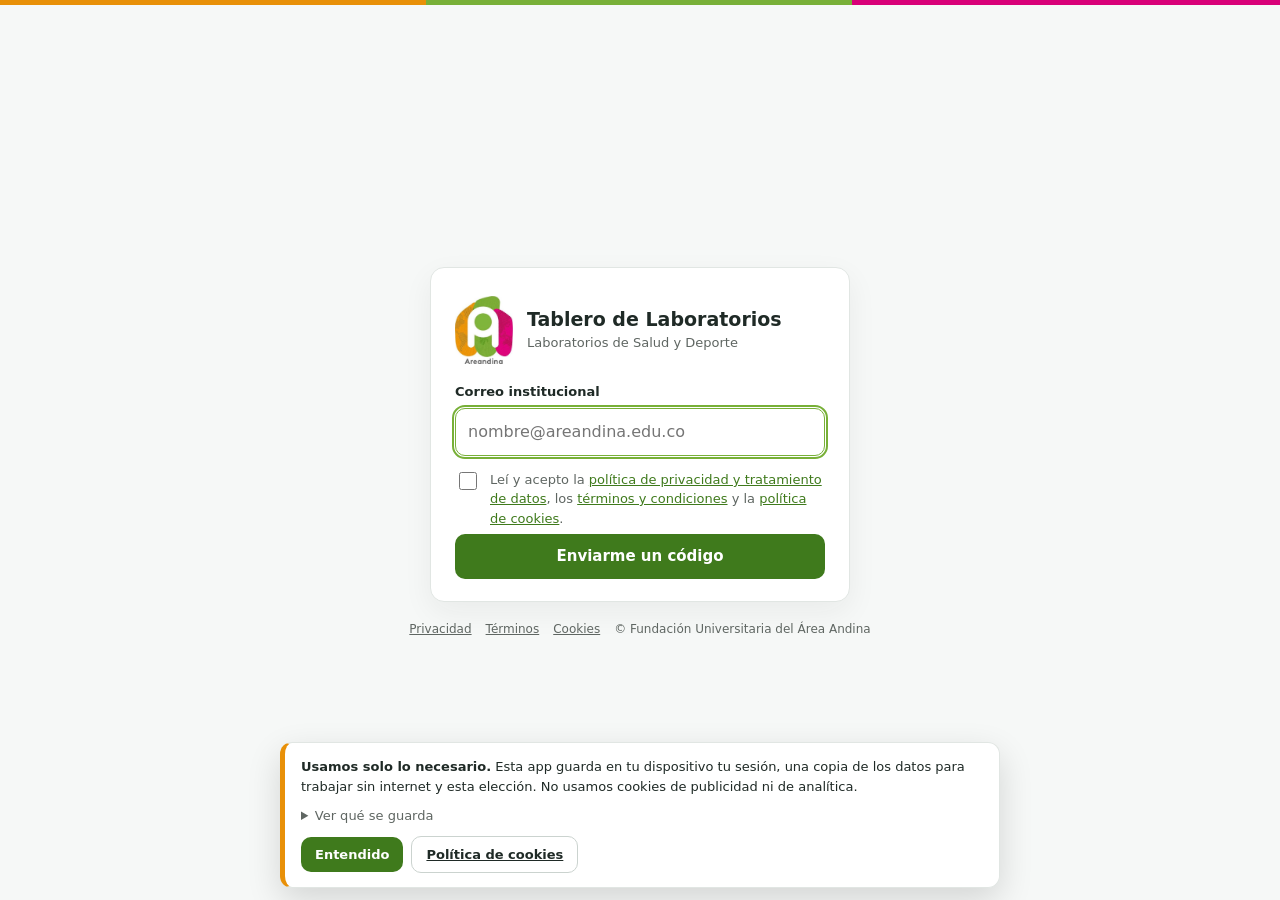
<file: index.html>
<!DOCTYPE html>
<html lang="es">
<head>
<meta charset="UTF-8">
<meta name="viewport" content="width=device-width, initial-scale=1.0">
<title>Tablero de Laboratorios · Areandina</title>
<meta name="description" content="Alistamiento de prácticas de los Laboratorios de Salud y Deporte de Areandina.">
<meta name="theme-color" content="#78B038">
<link rel="manifest" href="manifest.webmanifest">
<link rel="icon" type="image/png" href="icons/favicon-32.png">
<link rel="apple-touch-icon" href="icons/apple-180.png">
<link rel="stylesheet" href="estilos.css">
<script src="config.js"></script>
<script src="comun.js"></script>
</head>
<body>
<div class="franja"></div>

<div class="cargando" id="vCarga">
  <img src="icons/logo.png" alt="Areandina">
  <div class="giro" aria-hidden="true"></div>
  <div id="cargaTxt">Abriendo el tablero…</div>
</div>

<main class="ingreso oculto" id="vIngreso">
  <div class="tarjeta">
    <div class="marca">
      <img src="icons/logo.png" alt="Areandina">
      <div><h1>Tablero de Laboratorios</h1><p>Laboratorios de Salud y Deporte</p></div>
    </div>

    <form id="fCorreo" autocomplete="on" novalidate>
      <div class="campo">
        <label for="correo">Correo institucional</label>
        <input type="email" id="correo" name="email" inputmode="email" autocomplete="email" placeholder="nombre@areandina.edu.co" required>
      </div>
      <label class="check"><input type="checkbox" id="acepto">
        <span>Leí y acepto la <a href="privacidad.html" target="_blank" rel="noopener">política de privacidad y tratamiento de datos</a>, los <a href="terminos.html" target="_blank" rel="noopener">términos y condiciones</a> y la <a href="cookies.html" target="_blank" rel="noopener">política de cookies</a>.</span></label>
      <button class="btn btn-primario" type="submit" id="bPedir">Enviarme un código</button>
    </form>

    <form id="fCodigo" class="oculto" novalidate>
      <p style="font-size:14px;margin:0 0 4px;">Escribe el código de 6 cifras que enviamos a <b id="correoTxt"></b>. Vence en 10 minutos.</p>
      <div class="campo">
        <label for="codigo">Código</label>
        <input type="text" id="codigo" class="codigo" inputmode="numeric" autocomplete="one-time-code" maxlength="6" pattern="[0-9]{6}" required>
      </div>
      <button class="btn btn-primario" type="submit" id="bVerificar">Entrar</button>
      <div style="display:flex;justify-content:space-between;margin-top:8px;">
        <button class="btn btn-texto" type="button" id="bOtroCorreo">Usar otro correo</button>
        <button class="btn btn-texto" type="button" id="bReenviar">Enviar otro código</button>
      </div>
    </form>

    <div id="msg" class="mensaje oculto" role="status" aria-live="polite"></div>
  </div>
  <nav class="pie" aria-label="Políticas">
    <a href="privacidad.html">Privacidad</a><a href="terminos.html">Términos</a><a href="cookies.html">Cookies</a>
    <span>© Fundación Universitaria del Área Andina</span>
  </nav>
</main>

<script src="app.js"></script>
</body>
</html>
</file>
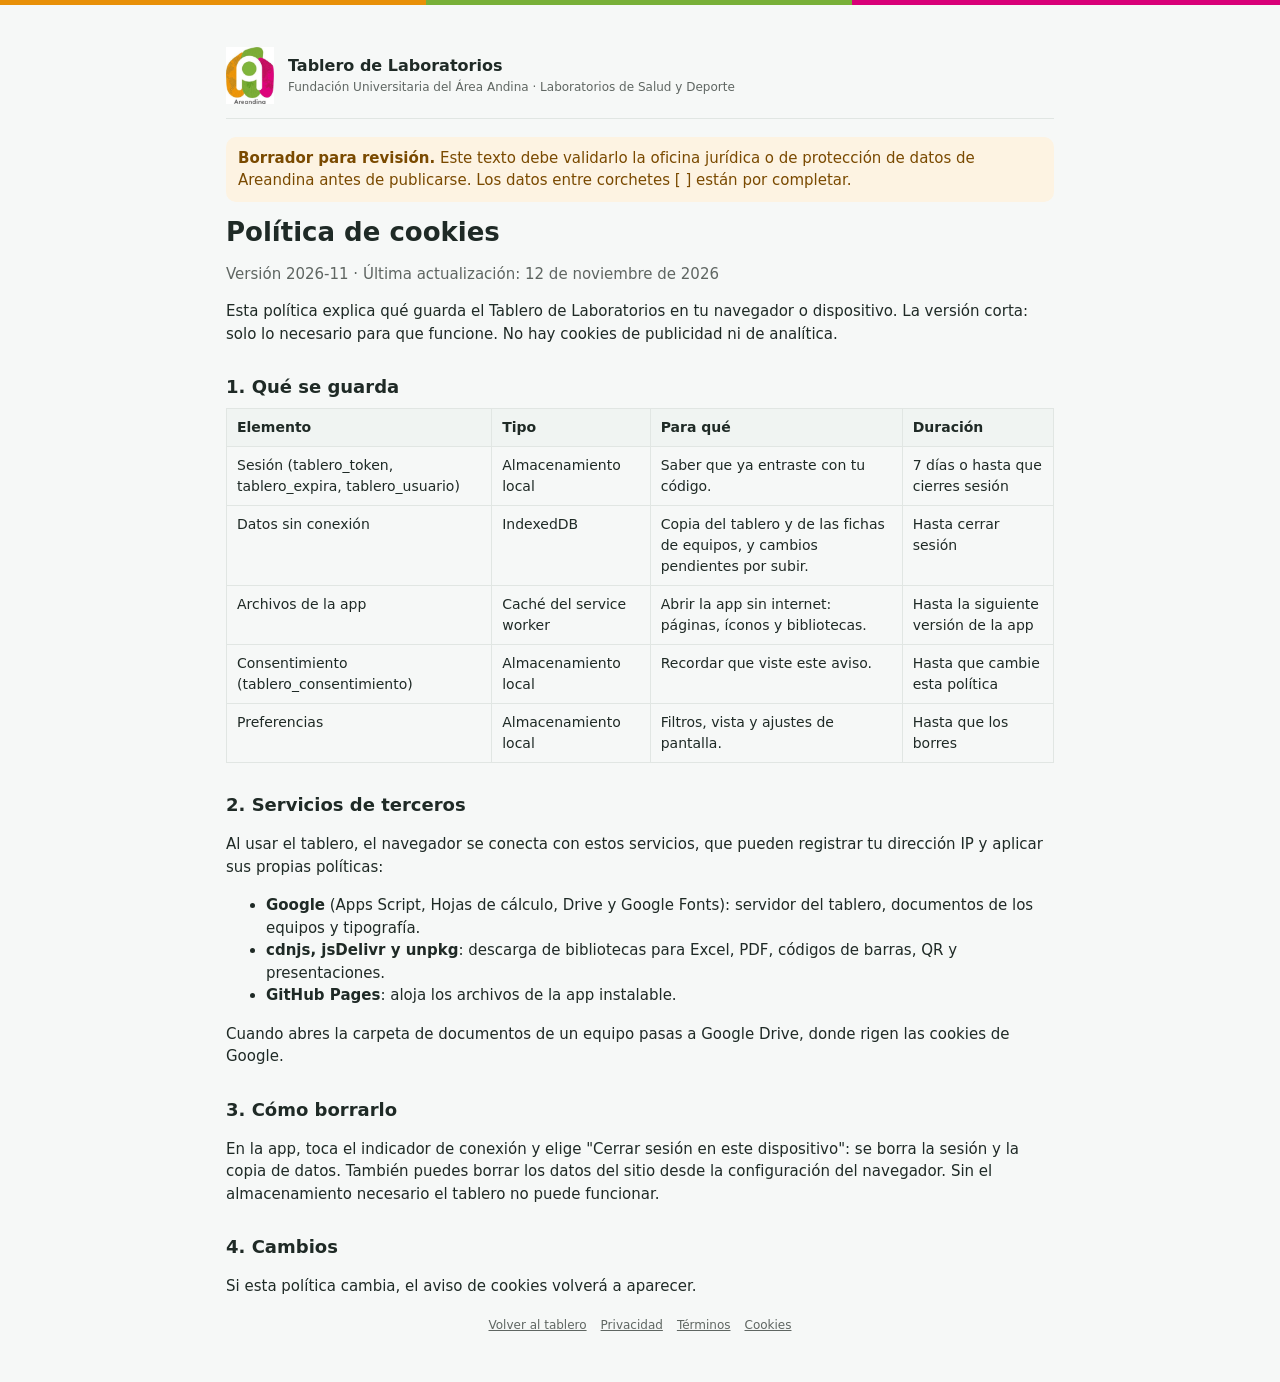
<file: cookies.html>
<!DOCTYPE html>
<html lang="es">
<head>
<meta charset="UTF-8">
<meta name="viewport" content="width=device-width, initial-scale=1.0">
<title>Política de cookies · Tablero de Laboratorios Areandina</title>
<meta name="theme-color" content="#78B038">
<link rel="icon" type="image/png" href="icons/favicon-32.png">
<link rel="stylesheet" href="estilos.css">
</head>
<body>
<div class="franja"></div>
<div class="pagina">
  <header class="cabecera">
    <img src="icons/logo.png" alt="Areandina">
    <div><div class="t">Tablero de Laboratorios</div><div class="s">Fundación Universitaria del Área Andina · Laboratorios de Salud y Deporte</div></div>
  </header>
  <p class="borrador"><b>Borrador para revisión.</b> Este texto debe validarlo la oficina jurídica o de protección de datos de Areandina antes de publicarse. Los datos entre corchetes [ ] están por completar.</p>
  <h1>Política de cookies</h1>
  <p class="meta">Versión 2026-11 · Última actualización: 12 de noviembre de 2026</p>

  <p>Esta política explica qué guarda el Tablero de Laboratorios en tu navegador o dispositivo. La versión corta: solo lo necesario para que funcione. No hay cookies de publicidad ni de analítica.</p>

  <h2>1. Qué se guarda</h2>
  <table>
    <tr><th>Elemento</th><th>Tipo</th><th>Para qué</th><th>Duración</th></tr>
    <tr><td>Sesión (tablero_token, tablero_expira, tablero_usuario)</td><td>Almacenamiento local</td><td>Saber que ya entraste con tu código.</td><td>7 días o hasta que cierres sesión</td></tr>
    <tr><td>Datos sin conexión</td><td>IndexedDB</td><td>Copia del tablero y de las fichas de equipos, y cambios pendientes por subir.</td><td>Hasta cerrar sesión</td></tr>
    <tr><td>Archivos de la app</td><td>Caché del service worker</td><td>Abrir la app sin internet: páginas, íconos y bibliotecas.</td><td>Hasta la siguiente versión de la app</td></tr>
    <tr><td>Consentimiento (tablero_consentimiento)</td><td>Almacenamiento local</td><td>Recordar que viste este aviso.</td><td>Hasta que cambie esta política</td></tr>
    <tr><td>Preferencias</td><td>Almacenamiento local</td><td>Filtros, vista y ajustes de pantalla.</td><td>Hasta que los borres</td></tr>
  </table>

  <h2>2. Servicios de terceros</h2>
  <p>Al usar el tablero, el navegador se conecta con estos servicios, que pueden registrar tu dirección IP y aplicar sus propias políticas:</p>
  <ul>
    <li><b>Google</b> (Apps Script, Hojas de cálculo, Drive y Google Fonts): servidor del tablero, documentos de los equipos y tipografía.</li>
    <li><b>cdnjs, jsDelivr y unpkg</b>: descarga de bibliotecas para Excel, PDF, códigos de barras, QR y presentaciones.</li>
    <li><b>GitHub Pages</b>: aloja los archivos de la app instalable.</li>
  </ul>
  <p>Cuando abres la carpeta de documentos de un equipo pasas a Google Drive, donde rigen las cookies de Google.</p>

  <h2>3. Cómo borrarlo</h2>
  <p>En la app, toca el indicador de conexión y elige "Cerrar sesión en este dispositivo": se borra la sesión y la copia de datos. También puedes borrar los datos del sitio desde la configuración del navegador. Sin el almacenamiento necesario el tablero no puede funcionar.</p>

  <h2>4. Cambios</h2>
  <p>Si esta política cambia, el aviso de cookies volverá a aparecer.</p>

  <nav class="pie" aria-label="Políticas"><a href="index.html">Volver al tablero</a><a href="privacidad.html">Privacidad</a><a href="terminos.html">Términos</a><a href="cookies.html">Cookies</a></nav>
</div>
</body>
</html>
</file>
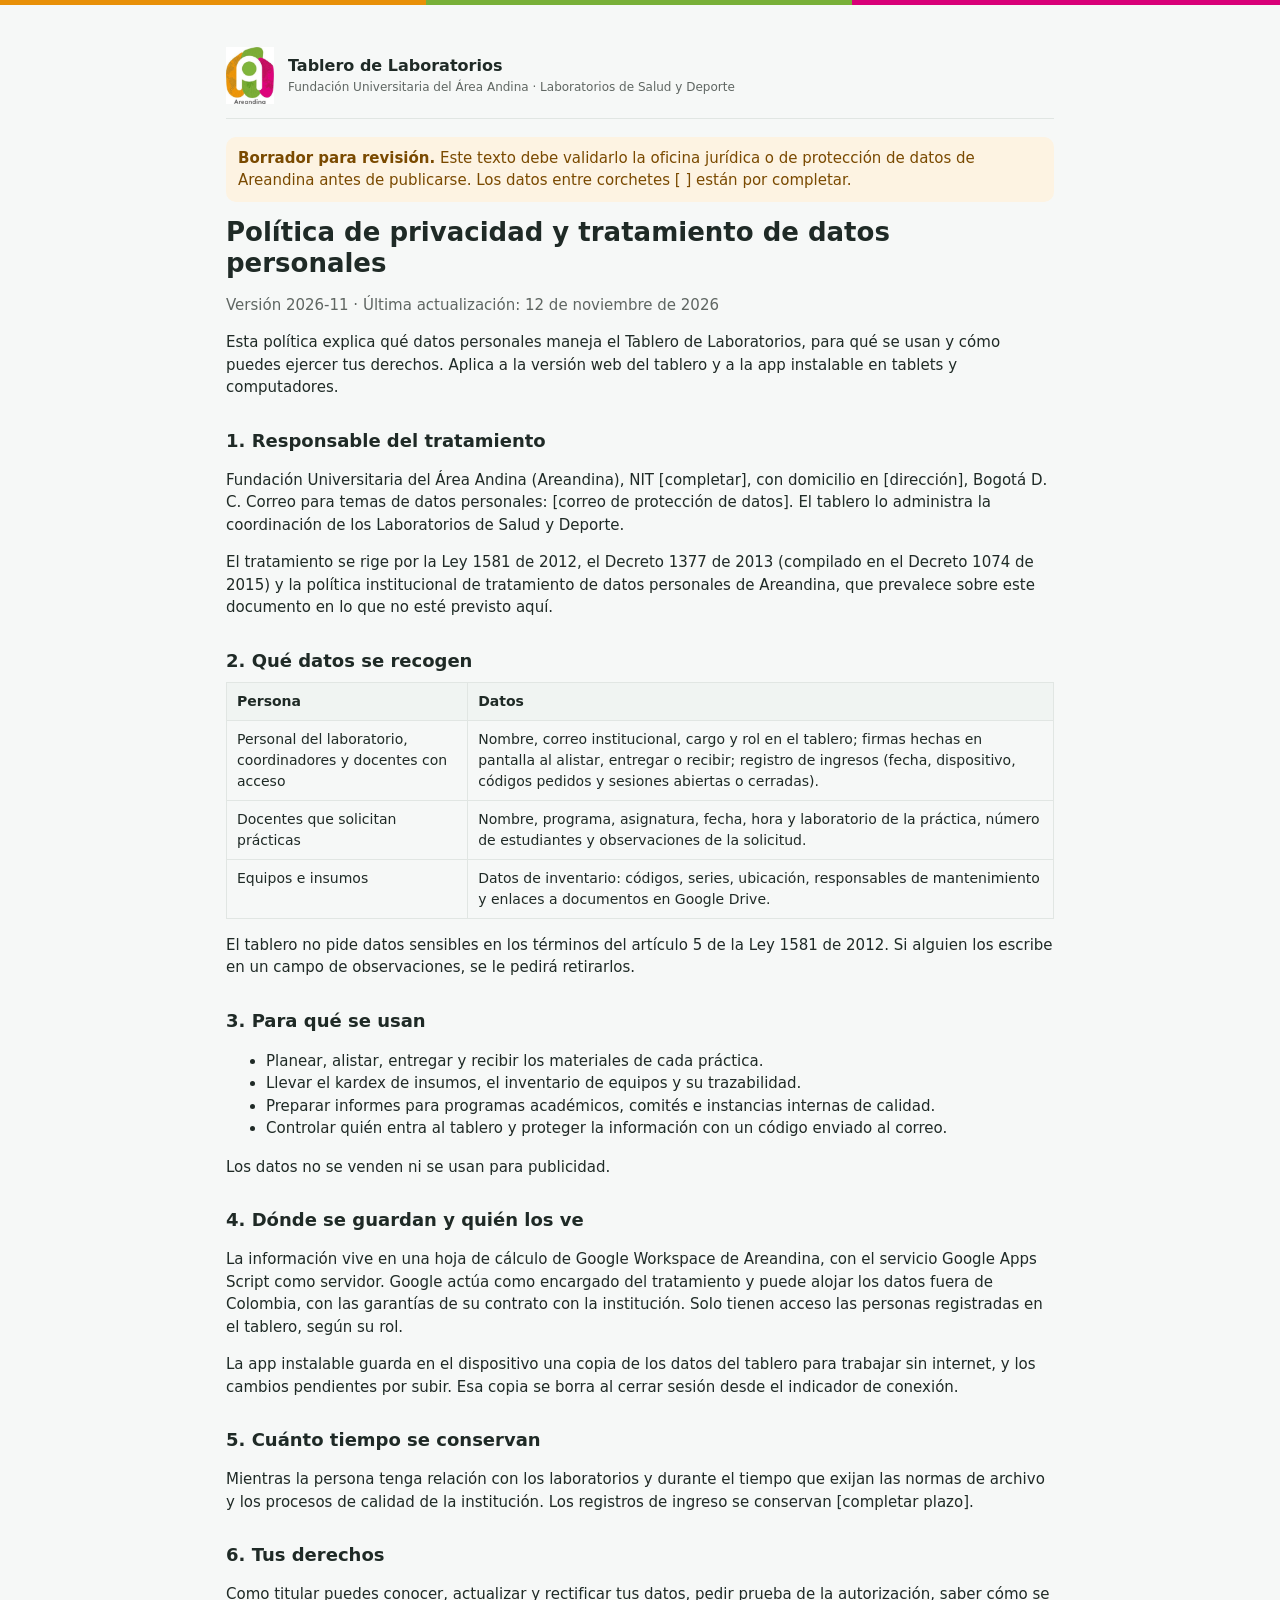
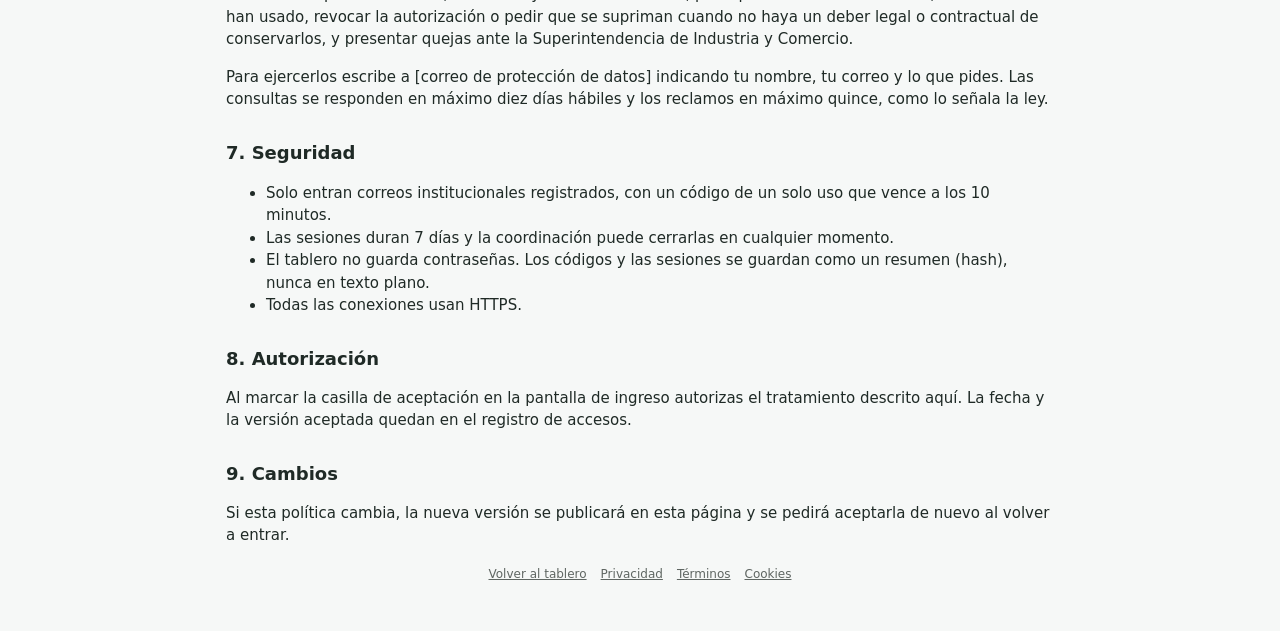
<file: privacidad.html>
<!DOCTYPE html>
<html lang="es">
<head>
<meta charset="UTF-8">
<meta name="viewport" content="width=device-width, initial-scale=1.0">
<title>Política de privacidad y tratamiento de datos personales · Tablero de Laboratorios Areandina</title>
<meta name="theme-color" content="#78B038">
<link rel="icon" type="image/png" href="icons/favicon-32.png">
<link rel="stylesheet" href="estilos.css">
</head>
<body>
<div class="franja"></div>
<div class="pagina">
  <header class="cabecera">
    <img src="icons/logo.png" alt="Areandina">
    <div><div class="t">Tablero de Laboratorios</div><div class="s">Fundación Universitaria del Área Andina · Laboratorios de Salud y Deporte</div></div>
  </header>
  <p class="borrador"><b>Borrador para revisión.</b> Este texto debe validarlo la oficina jurídica o de protección de datos de Areandina antes de publicarse. Los datos entre corchetes [ ] están por completar.</p>
  <h1>Política de privacidad y tratamiento de datos personales</h1>
  <p class="meta">Versión 2026-11 · Última actualización: 12 de noviembre de 2026</p>

  <p>Esta política explica qué datos personales maneja el Tablero de Laboratorios, para qué se usan y cómo puedes ejercer tus derechos. Aplica a la versión web del tablero y a la app instalable en tablets y computadores.</p>

  <h2>1. Responsable del tratamiento</h2>
  <p>Fundación Universitaria del Área Andina (Areandina), NIT [completar], con domicilio en [dirección], Bogotá D. C. Correo para temas de datos personales: [correo de protección de datos]. El tablero lo administra la coordinación de los Laboratorios de Salud y Deporte.</p>
  <p>El tratamiento se rige por la Ley 1581 de 2012, el Decreto 1377 de 2013 (compilado en el Decreto 1074 de 2015) y la política institucional de tratamiento de datos personales de Areandina, que prevalece sobre este documento en lo que no esté previsto aquí.</p>

  <h2>2. Qué datos se recogen</h2>
  <table>
    <tr><th>Persona</th><th>Datos</th></tr>
    <tr><td>Personal del laboratorio, coordinadores y docentes con acceso</td><td>Nombre, correo institucional, cargo y rol en el tablero; firmas hechas en pantalla al alistar, entregar o recibir; registro de ingresos (fecha, dispositivo, códigos pedidos y sesiones abiertas o cerradas).</td></tr>
    <tr><td>Docentes que solicitan prácticas</td><td>Nombre, programa, asignatura, fecha, hora y laboratorio de la práctica, número de estudiantes y observaciones de la solicitud.</td></tr>
    <tr><td>Equipos e insumos</td><td>Datos de inventario: códigos, series, ubicación, responsables de mantenimiento y enlaces a documentos en Google Drive.</td></tr>
  </table>
  <p>El tablero no pide datos sensibles en los términos del artículo 5 de la Ley 1581 de 2012. Si alguien los escribe en un campo de observaciones, se le pedirá retirarlos.</p>

  <h2>3. Para qué se usan</h2>
  <ul>
    <li>Planear, alistar, entregar y recibir los materiales de cada práctica.</li>
    <li>Llevar el kardex de insumos, el inventario de equipos y su trazabilidad.</li>
    <li>Preparar informes para programas académicos, comités e instancias internas de calidad.</li>
    <li>Controlar quién entra al tablero y proteger la información con un código enviado al correo.</li>
  </ul>
  <p>Los datos no se venden ni se usan para publicidad.</p>

  <h2>4. Dónde se guardan y quién los ve</h2>
  <p>La información vive en una hoja de cálculo de Google Workspace de Areandina, con el servicio Google Apps Script como servidor. Google actúa como encargado del tratamiento y puede alojar los datos fuera de Colombia, con las garantías de su contrato con la institución. Solo tienen acceso las personas registradas en el tablero, según su rol.</p>
  <p>La app instalable guarda en el dispositivo una copia de los datos del tablero para trabajar sin internet, y los cambios pendientes por subir. Esa copia se borra al cerrar sesión desde el indicador de conexión.</p>

  <h2>5. Cuánto tiempo se conservan</h2>
  <p>Mientras la persona tenga relación con los laboratorios y durante el tiempo que exijan las normas de archivo y los procesos de calidad de la institución. Los registros de ingreso se conservan [completar plazo].</p>

  <h2>6. Tus derechos</h2>
  <p>Como titular puedes conocer, actualizar y rectificar tus datos, pedir prueba de la autorización, saber cómo se han usado, revocar la autorización o pedir que se supriman cuando no haya un deber legal o contractual de conservarlos, y presentar quejas ante la Superintendencia de Industria y Comercio.</p>
  <p>Para ejercerlos escribe a [correo de protección de datos] indicando tu nombre, tu correo y lo que pides. Las consultas se responden en máximo diez días hábiles y los reclamos en máximo quince, como lo señala la ley.</p>

  <h2>7. Seguridad</h2>
  <ul>
    <li>Solo entran correos institucionales registrados, con un código de un solo uso que vence a los 10 minutos.</li>
    <li>Las sesiones duran 7 días y la coordinación puede cerrarlas en cualquier momento.</li>
    <li>El tablero no guarda contraseñas. Los códigos y las sesiones se guardan como un resumen (hash), nunca en texto plano.</li>
    <li>Todas las conexiones usan HTTPS.</li>
  </ul>

  <h2>8. Autorización</h2>
  <p>Al marcar la casilla de aceptación en la pantalla de ingreso autorizas el tratamiento descrito aquí. La fecha y la versión aceptada quedan en el registro de accesos.</p>

  <h2>9. Cambios</h2>
  <p>Si esta política cambia, la nueva versión se publicará en esta página y se pedirá aceptarla de nuevo al volver a entrar.</p>

  <nav class="pie" aria-label="Políticas"><a href="index.html">Volver al tablero</a><a href="privacidad.html">Privacidad</a><a href="terminos.html">Términos</a><a href="cookies.html">Cookies</a></nav>
</div>
</body>
</html>
</file>
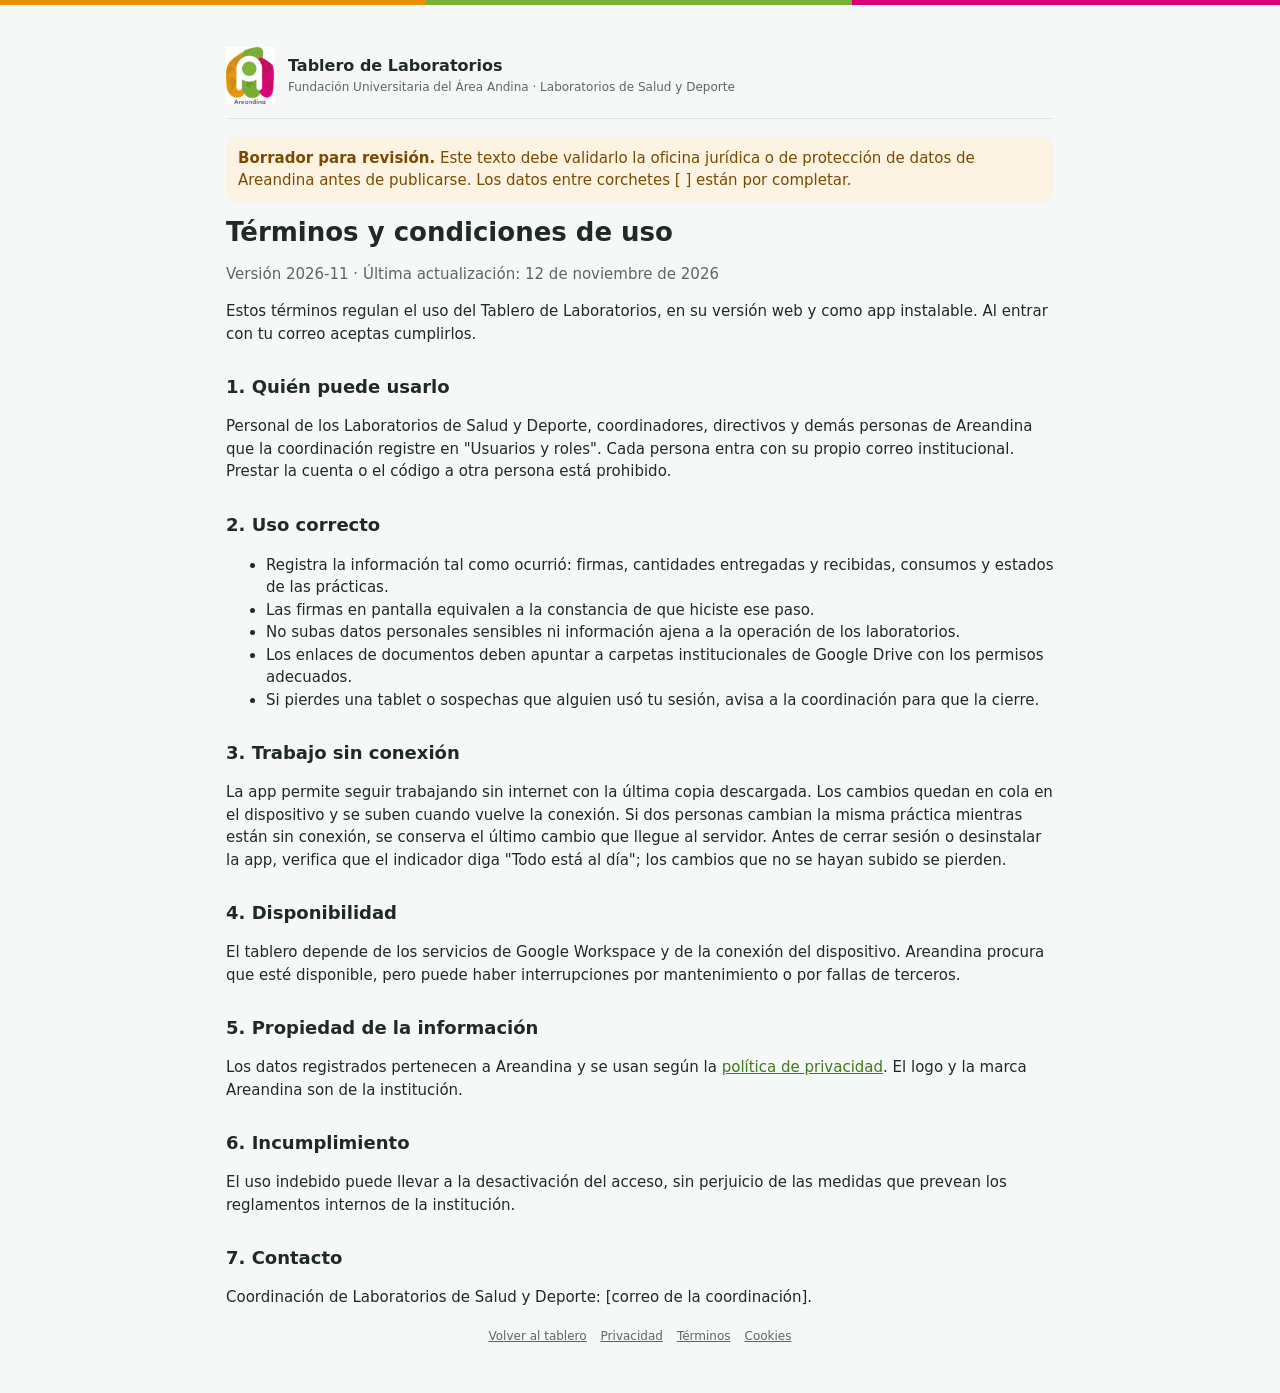
<file: terminos.html>
<!DOCTYPE html>
<html lang="es">
<head>
<meta charset="UTF-8">
<meta name="viewport" content="width=device-width, initial-scale=1.0">
<title>Términos y condiciones de uso · Tablero de Laboratorios Areandina</title>
<meta name="theme-color" content="#78B038">
<link rel="icon" type="image/png" href="icons/favicon-32.png">
<link rel="stylesheet" href="estilos.css">
</head>
<body>
<div class="franja"></div>
<div class="pagina">
  <header class="cabecera">
    <img src="icons/logo.png" alt="Areandina">
    <div><div class="t">Tablero de Laboratorios</div><div class="s">Fundación Universitaria del Área Andina · Laboratorios de Salud y Deporte</div></div>
  </header>
  <p class="borrador"><b>Borrador para revisión.</b> Este texto debe validarlo la oficina jurídica o de protección de datos de Areandina antes de publicarse. Los datos entre corchetes [ ] están por completar.</p>
  <h1>Términos y condiciones de uso</h1>
  <p class="meta">Versión 2026-11 · Última actualización: 12 de noviembre de 2026</p>

  <p>Estos términos regulan el uso del Tablero de Laboratorios, en su versión web y como app instalable. Al entrar con tu correo aceptas cumplirlos.</p>

  <h2>1. Quién puede usarlo</h2>
  <p>Personal de los Laboratorios de Salud y Deporte, coordinadores, directivos y demás personas de Areandina que la coordinación registre en "Usuarios y roles". Cada persona entra con su propio correo institucional. Prestar la cuenta o el código a otra persona está prohibido.</p>

  <h2>2. Uso correcto</h2>
  <ul>
    <li>Registra la información tal como ocurrió: firmas, cantidades entregadas y recibidas, consumos y estados de las prácticas.</li>
    <li>Las firmas en pantalla equivalen a la constancia de que hiciste ese paso.</li>
    <li>No subas datos personales sensibles ni información ajena a la operación de los laboratorios.</li>
    <li>Los enlaces de documentos deben apuntar a carpetas institucionales de Google Drive con los permisos adecuados.</li>
    <li>Si pierdes una tablet o sospechas que alguien usó tu sesión, avisa a la coordinación para que la cierre.</li>
  </ul>

  <h2>3. Trabajo sin conexión</h2>
  <p>La app permite seguir trabajando sin internet con la última copia descargada. Los cambios quedan en cola en el dispositivo y se suben cuando vuelve la conexión. Si dos personas cambian la misma práctica mientras están sin conexión, se conserva el último cambio que llegue al servidor. Antes de cerrar sesión o desinstalar la app, verifica que el indicador diga "Todo está al día"; los cambios que no se hayan subido se pierden.</p>

  <h2>4. Disponibilidad</h2>
  <p>El tablero depende de los servicios de Google Workspace y de la conexión del dispositivo. Areandina procura que esté disponible, pero puede haber interrupciones por mantenimiento o por fallas de terceros.</p>

  <h2>5. Propiedad de la información</h2>
  <p>Los datos registrados pertenecen a Areandina y se usan según la <a href="privacidad.html">política de privacidad</a>. El logo y la marca Areandina son de la institución.</p>

  <h2>6. Incumplimiento</h2>
  <p>El uso indebido puede llevar a la desactivación del acceso, sin perjuicio de las medidas que prevean los reglamentos internos de la institución.</p>

  <h2>7. Contacto</h2>
  <p>Coordinación de Laboratorios de Salud y Deporte: [correo de la coordinación].</p>

  <nav class="pie" aria-label="Políticas"><a href="index.html">Volver al tablero</a><a href="privacidad.html">Privacidad</a><a href="terminos.html">Términos</a><a href="cookies.html">Cookies</a></nav>
</div>
</body>
</html>
</file>
<file: estilos.css>
:root{
  --naranja:#E89008; --verde:#78B038; --magenta:#D80078; --gris:#5F5F5F;
  --verde-osc:#3F7A1C; --magenta-osc:#A3005B;
  --tinta:#1F2A26; --suave:#5F6662; --linea:#E1E6E3; --fondo:#F6F8F7; --blanco:#FFFFFF;
  --radio:14px;
  --fuente: system-ui, -apple-system, "Segoe UI", Roboto, "Helvetica Neue", Arial, sans-serif;
}
*{ box-sizing:border-box; }
html,body{ margin:0; }
body{ font-family:var(--fuente); color:var(--tinta); background:var(--fondo); line-height:1.5; -webkit-font-smoothing:antialiased; }
.franja{ height:5px; background:linear-gradient(90deg,var(--naranja) 0 33.3%,var(--verde) 33.3% 66.6%,var(--magenta) 66.6% 100%); }
a{ color:var(--verde-osc); }
a:hover{ color:var(--magenta-osc); }

/* ---- Ingreso ---- */
.ingreso{ min-height:calc(100vh - 5px); display:flex; flex-direction:column; align-items:center; justify-content:center; padding:24px 16px; }
.tarjeta{ width:100%; max-width:420px; background:var(--blanco); border:1px solid var(--linea); border-radius:var(--radio); padding:28px 24px 22px; box-shadow:0 10px 30px rgba(31,42,38,.06); }
.marca{ display:flex; align-items:center; gap:14px; margin-bottom:18px; }
.marca img{ width:58px; height:auto; }
.marca h1{ font-size:19px; margin:0; line-height:1.25; }
.marca p{ margin:2px 0 0; font-size:13px; color:var(--suave); }
.campo{ margin:14px 0; }
.campo label{ display:block; font-size:13px; font-weight:600; margin-bottom:6px; }
.campo input{ width:100%; font:inherit; font-size:16px; padding:11px 12px; border:1px solid #CBD3CF; border-radius:10px; background:#fff; color:var(--tinta); }
.campo input:focus{ outline:2px solid var(--verde); outline-offset:1px; border-color:var(--verde); }
.campo input.codigo{ letter-spacing:.4em; text-align:center; font-size:22px; font-variant-numeric:tabular-nums; }
.check{ display:flex; gap:10px; align-items:flex-start; font-size:13px; color:var(--suave); margin:14px 0 6px; }
.check input{ width:18px; height:18px; margin-top:2px; accent-color:var(--verde-osc); flex:none; }
.btn{ appearance:none; border:0; border-radius:10px; font:inherit; font-weight:600; font-size:15px; padding:11px 16px; cursor:pointer; }
.btn-primario{ width:100%; background:var(--verde-osc); color:#fff; }
.btn-primario:hover{ background:#336617; }
.btn-primario:disabled{ background:#9DB38F; cursor:wait; }
.btn-texto{ background:none; color:var(--verde-osc); padding:6px 4px; font-size:13px; }
.mensaje{ font-size:13px; border-radius:10px; padding:10px 12px; margin:12px 0 0; }
.mensaje.ok{ background:#EEF6E6; color:#2F5E14; }
.mensaje.err{ background:#FCE8F1; color:#8A0049; }
.mensaje.info{ background:#FDF3E2; color:#7A4A00; }
.pie{ margin-top:18px; font-size:12px; color:var(--suave); text-align:center; display:flex; flex-wrap:wrap; justify-content:center; gap:4px 14px; }
.pie a{ color:var(--suave); }
.oculto{ display:none !important; }

/* ---- Carga ---- */
.cargando{ min-height:calc(100vh - 5px); display:flex; flex-direction:column; align-items:center; justify-content:center; gap:16px; color:var(--suave); font-size:14px; padding:24px; text-align:center; }
.cargando img{ width:84px; }
.giro{ width:30px; height:30px; border-radius:50%; border:3px solid var(--linea); border-top-color:var(--verde); animation:giro 0.9s linear infinite; }
@keyframes giro{ to{ transform:rotate(360deg); } }

/* ---- Banner de cookies ---- */
.cookies{ position:fixed; left:12px; right:12px; bottom:12px; z-index:2147483000; max-width:720px; margin:0 auto; background:#fff; border:1px solid var(--linea);
  border-left:5px solid var(--naranja); border-radius:12px; box-shadow:0 12px 34px rgba(0,0,0,.14); padding:14px 16px; font-family:var(--fuente); font-size:13px; color:var(--tinta); }
.cookies p{ margin:0 0 10px; }
.cookies .acciones{ display:flex; flex-wrap:wrap; gap:8px; align-items:center; }
.cookies .btn{ font-size:13px; padding:8px 14px; }
.cookies .btn-sec{ background:#fff; color:var(--tinta); border:1px solid #CBD3CF; }
.cookies details{ margin:6px 0 10px; color:var(--suave); }
.cookies details li{ margin:3px 0; }

/* ---- Páginas legales y ficha ---- */
.pagina{ max-width:860px; margin:0 auto; padding:24px 16px 48px; }
.cabecera{ display:flex; align-items:center; gap:14px; padding:18px 0 14px; border-bottom:1px solid var(--linea); margin-bottom:18px; }
.cabecera img{ width:48px; }
.cabecera .t{ font-weight:700; font-size:16px; }
.cabecera .s{ font-size:12px; color:var(--suave); }
.pagina h1{ font-size:26px; line-height:1.2; margin:10px 0 6px; }
.pagina h2{ font-size:18px; margin:28px 0 8px; color:var(--tinta); }
.pagina p, .pagina li{ font-size:15px; }
.pagina table{ border-collapse:collapse; width:100%; font-size:14px; margin:8px 0; }
.pagina th, .pagina td{ border:1px solid var(--linea); padding:8px 10px; text-align:left; vertical-align:top; }
.pagina th{ background:#F0F4F2; }
.borrador{ background:#FDF3E2; color:#7A4A00; border-radius:10px; padding:10px 12px; font-size:13px; }
.meta{ color:var(--suave); font-size:13px; }

.ficha{ background:#fff; border:1px solid var(--linea); border-radius:var(--radio); padding:20px; }
.ficha .codigo{ font-family:ui-monospace, Menlo, Consolas, monospace; font-size:13px; color:var(--suave); }
.ficha h1{ margin:4px 0 2px; }
.ficha dl{ display:grid; grid-template-columns:minmax(120px,180px) 1fr; gap:6px 14px; margin:16px 0; }
.ficha dt{ color:var(--suave); font-size:13px; }
.ficha dd{ margin:0; font-size:15px; overflow-wrap:anywhere; }
.btn-docs{ display:flex; align-items:center; justify-content:center; gap:8px; width:100%; padding:14px; border-radius:12px; background:var(--verde-osc); color:#fff; text-decoration:none; font-weight:700; font-size:16px; }
.btn-docs:hover{ background:#336617; color:#fff; }
.pendiente{ display:inline-block; padding:3px 10px; border-radius:999px; background:#FDF0DC; color:#8A5200; font-weight:600; font-size:12px; }
.estado-red{ position:fixed; top:8px; right:10px; z-index:2147483001; font:600 12px var(--fuente); padding:4px 10px; border-radius:999px; background:#fff; border:1px solid var(--linea); color:var(--suave); box-shadow:0 2px 8px rgba(0,0,0,.08); }
.estado-red.sin{ background:#FCE8F1; color:#8A0049; border-color:#F2B8D2; }
.estado-red.cola{ background:#FDF3E2; color:#7A4A00; border-color:#F2D29B; }

@media (max-width:520px){
  .ficha dl{ grid-template-columns:1fr; gap:2px; }
  .ficha dd{ margin-bottom:8px; }
}
</file>
